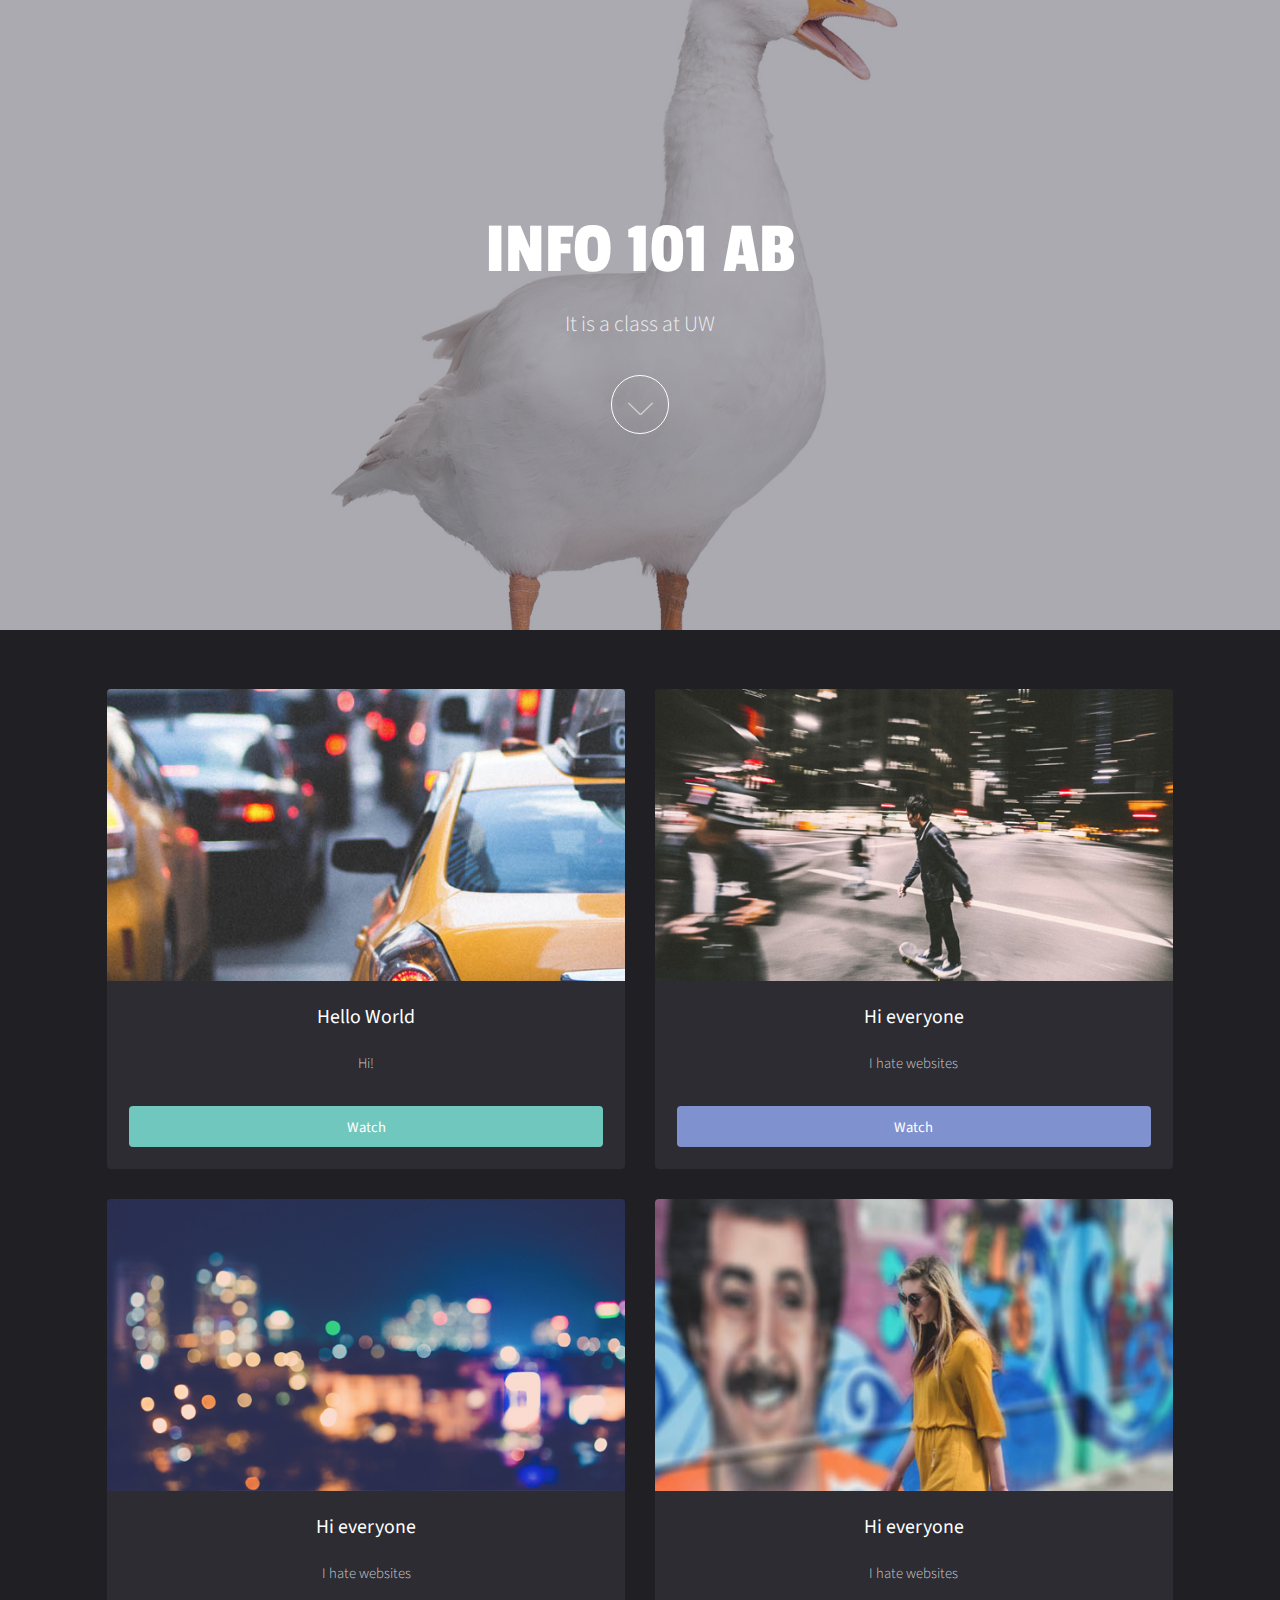
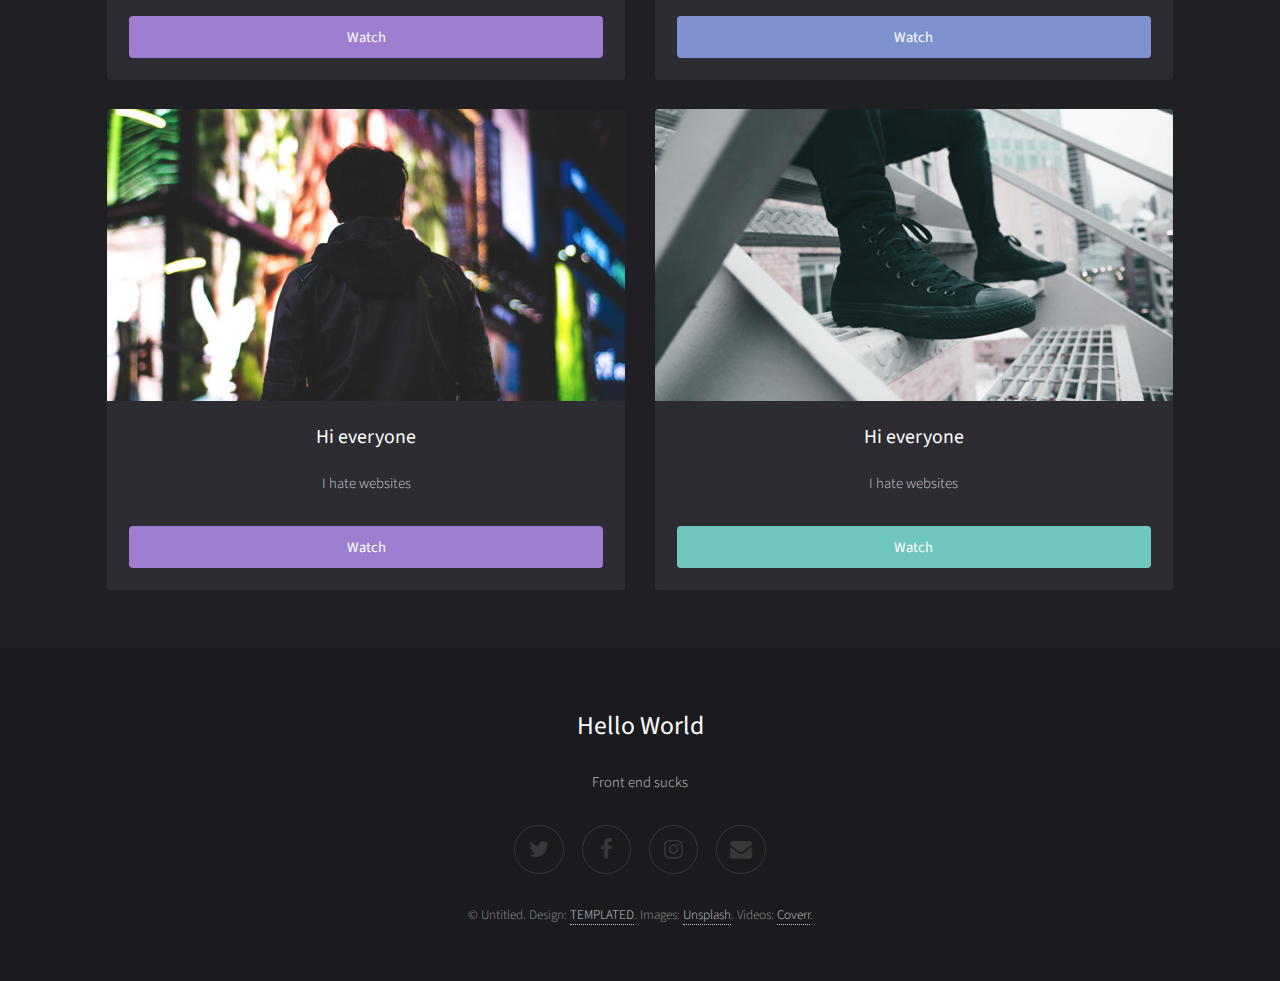
<file: templated-fullmotion/index.html>
<!DOCTYPE HTML>
<!--
	Full Motion by TEMPLATED
	templated.co @templatedco
	Released for free under the Creative Commons Attribution 3.0 license (templated.co/license)
-->
<html>
	<head>
		<title>Full Motion</title>
		<meta charset="utf-8" />
		<meta name="viewport" content="width=device-width, initial-scale=1" />
		<link rel="stylesheet" href="assets/css/main.css" />
	</head>
	<body id="top">

			<!-- Banner -->
			<!--
				To use a video as your background, set data-video to the name of your video without
				its extension (eg. images/banner). Your video must be available in both .mp4 and .webm
				formats to work correctly.
			-->
				<section id="banner" data-video="images/goose2.jpg">
					<div class="inner">
						<header>
							<h1>INFO 101 AB</h1>
							<p>It is a class at UW<br />
							</p>
						</header>
						<a href="#main" class="more">Don't Learn More</a>
					</div>
				</section>

			<!-- Main -->
				<div id="main">
					<div class="inner">

					<!-- Boxes -->
						<div class="thumbnails">

							<div class="box">
								<a href="https://www.youtube.com/watch?v=0JOzfl_NGKA" class="image fit"><img src="images/pic01.jpg" alt="" /></a>
								<div class="inner">
									<h3>Hello World</h3>
									<p>Hi!</p>
									<a href="https://www.youtube.com/watch?v=0JOzfl_NGKA" class="button fit" data-poptrox="youtube,800x400">Watch</a>
								</div>
							</div>

							<div class="box">
								<a href="https://www.youtube.com/watch?v=0JOzfl_NGKA" class="image fit"><img src="images/pic02.jpg" alt="" /></a>
								<div class="inner">
									<h3>Hi everyone</h3>
									<p>I hate websites</p>
									<a href="https://www.youtube.com/watch?v=0JOzfl_NGKA" class="button style2 fit" data-poptrox="youtube,800x400">Watch</a>
								</div>
							</div>

							<div class="box">
								<a href="https://www.youtube.com/watch?v=0JOzfl_NGKA" class="image fit"><img src="images/pic03.jpg" alt="" /></a>
								<div class="inner">
									<h3>Hi everyone</h3>
									<p>I hate websites</p>
									<a href="https://www.youtube.com/watch?v=0JOzfl_NGKA" class="button style3 fit" data-poptrox="youtube,800x400">Watch</a>
								</div>
							</div>

							<div class="box">
								<a href="https://www.youtube.com/watch?v=0JOzfl_NGKA" class="image fit"><img src="images/pic04.jpg" alt="" /></a>
								<div class="inner">
									<h3>Hi everyone</h3>
									<p>I hate websites</p>
									<a href="https://www.youtube.com/watch?v=0JOzfl_NGKA" class="button style2 fit" data-poptrox="youtube,800x400">Watch</a>
								</div>
							</div>

							<div class="box">
								<a href="https://www.youtube.com/watch?v=0JOzfl_NGKA" class="image fit"><img src="images/pic05.jpg" alt="" /></a>
								<div class="inner">
									<h3>Hi everyone</h3>
									<p>I hate websites</p>
									<a href="https://www.youtube.com/watch?v=0JOzfl_NGKA" class="button style3 fit" data-poptrox="youtube,800x400">Watch</a>
								</div>
							</div>

							<div class="box">
								<a href="https://www.youtube.com/watch?v=0JOzfl_NGKA" class="image fit"><img src="images/pic06.jpg" alt="" /></a>
								<div class="inner">
									<h3>Hi everyone</h3>
									<p>I hate websites</p>
									<a href="https://www.youtube.com/watch?v=0JOzfl_NGKA" class="button fit" data-poptrox="youtube,800x400">Watch</a>
								</div>
							</div>

						</div>

					</div>
				</div>

			<!-- Footer -->
				<footer id="footer">
					<div class="inner">
						<h2>Hello World</h2>
						<p>Front end sucks </p>

						<ul class="icons">
							<li><a href="#" class="icon fa-twitter"><span class="label">Twitter</span></a></li>
							<li><a href="#" class="icon fa-facebook"><span class="label">Facebook</span></a></li>
							<li><a href="#" class="icon fa-instagram"><span class="label">Instagram</span></a></li>
							<li><a href="#" class="icon fa-envelope"><span class="label">Email</span></a></li>
						</ul>
						<p class="copyright">&copy; Untitled. Design: <a href="https://templated.co">TEMPLATED</a>. Images: <a href="https://unsplash.com/">Unsplash</a>. Videos: <a href="http://coverr.co/">Coverr</a>.</p>
					</div>
				</footer>

		<!-- Scripts -->
			<script src="assets/js/jquery.min.js"></script>
			<script src="assets/js/jquery.scrolly.min.js"></script>
			<script src="assets/js/jquery.poptrox.min.js"></script>
			<script src="assets/js/skel.min.js"></script>
			<script src="assets/js/util.js"></script>
			<script src="assets/js/main.js"></script>

	</body>
</html>
</file>
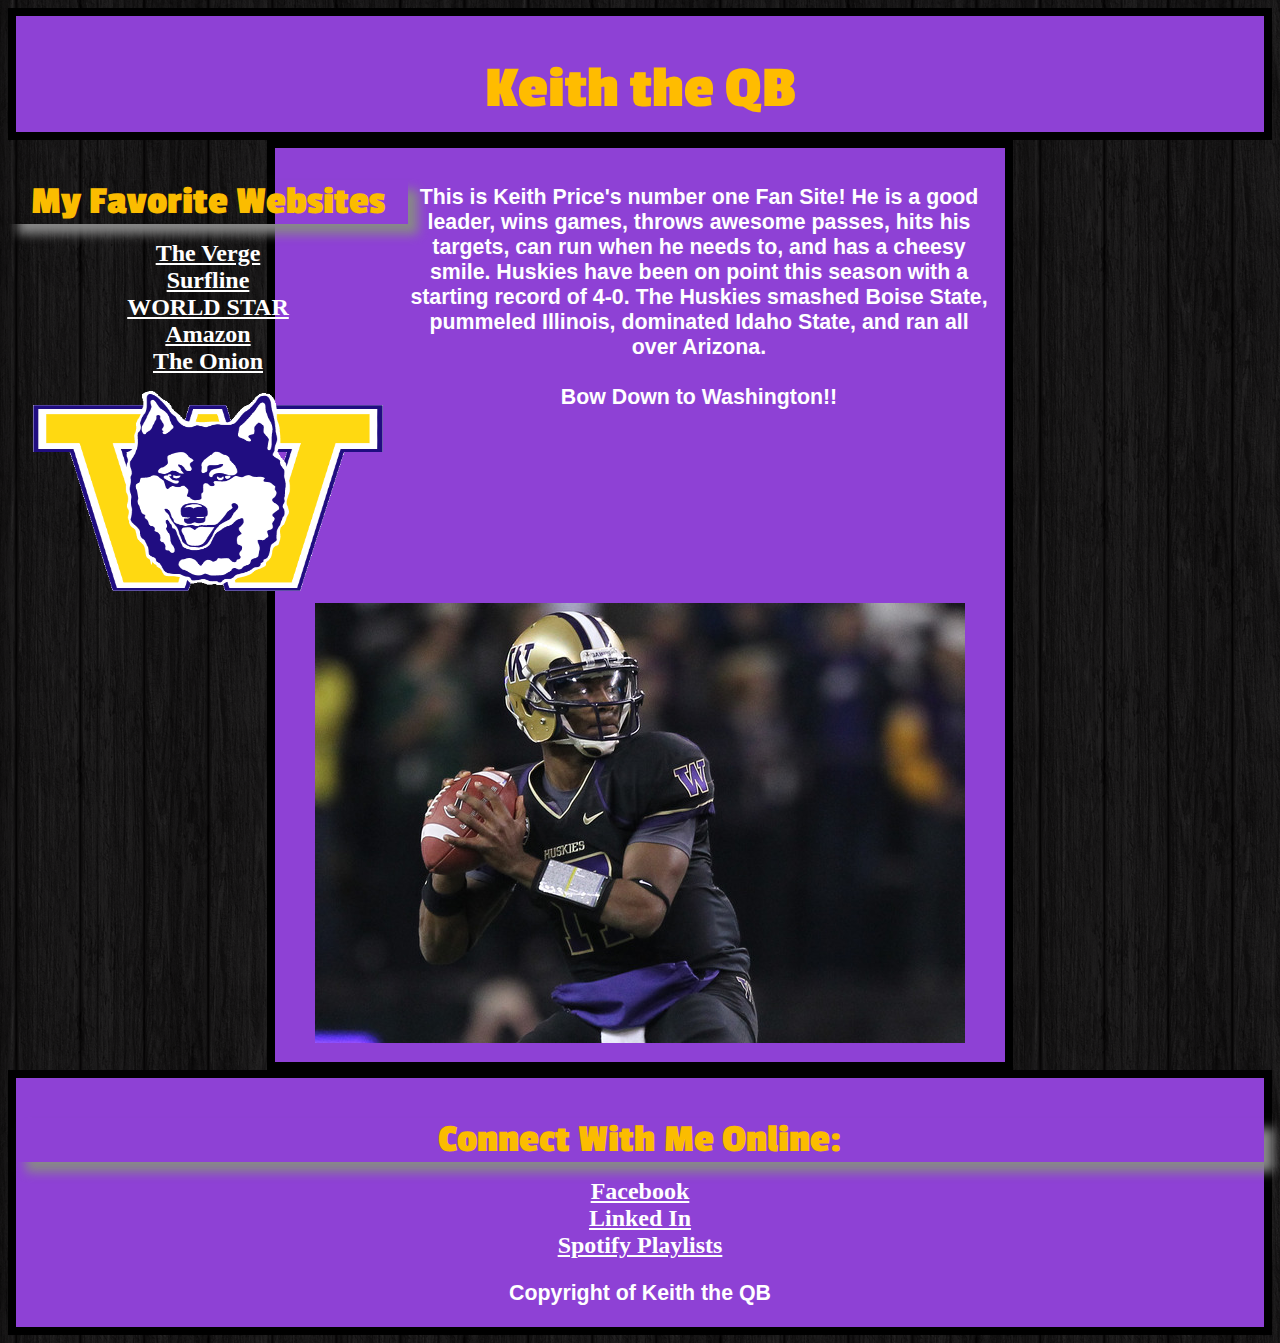
<file: introToCss.html>
<!DOCTYPE html>
	<head> 
		<link href="https://fonts.googleapis.com/css?family=Passion+One" rel="stylesheet">
		<title> Keith the QB  </title>
		<link rel="stylesheet" type="text/css" href="test.css" />
		<link href='http://fonts.googleapis.com/css?family=Passion+One' rel='stylesheet' type='text/css'>
	</head>

	<body>
		<div id = "Header">
			<h1> Keith the QB </h1>
		</div>
		
		<div id = "LeftNav">
			<h3> My Favorite Websites </h3>
			<ul>
				<li><a href="https://www.theverge.com">The Verge</a></li>
				<li><a href="https://www.surfline.com">Surfline</a></li>
				<li><a href="https://www.worldstarhiphop">WORLD STAR</a></li>
				<li><a href="https://www.amazon.com">Amazon</a></li>
				<li><a href="https://www.theonion.com">The Onion</a></li>
			</ul>
			<img src="icon.gif" width="350px" height="200px">
		</div>
		
		<div id = "Content">
			<p> This is Keith Price's number one Fan Site! He is a good leader, wins games, throws awesome passes, hits his targets, can run when he needs to, and has a cheesy smile. Huskies have been on point this season with a starting record of 4-0. The Huskies smashed Boise State, pummeled Illinois, dominated Idaho State, and ran all over Arizona. <br /><br /> <span id="bow">Bow Down to Washington!!</span></p>
			<img src="price.jpg">
		</div>
		
		<div id = "Footer">
			<h3>Connect With Me Online:</h3>
			<ul>
				<li><a href="https://www.Facebook.com">Facebook</a></li>
				<li><a href="https://www.Linkedin.com">Linked In</a></li>
				<li><a href="https://www.Spotify.com">Spotify Playlists</a></li>
			</ul>
			<p>Copyright of Keith the QB</p>
		</div>

	</body>

</html>
</file>
<file: test.css>
body{
	background-image: url('dark_wood.png');
	font-stretch: expanded;
}

a{
	color: white;
	font-weight: bold;
	font-size: 24px;
}

p{
	color: white;
	font-size: 16pt;
	font-family: "Arial";
	font-weight: bold;
}

#Header, #LeftNac, #Content, #Footer {
	border: solid 8px black;
	background-color: #8E41D5;
	text-align: center;
}


h3{
	color: #FBBC00;
	font-size: 40px;
	font-family: "Passion One";
	margin-bottom: 0px;
	box-shadow: 10px 10px 10px #888888;
}

#Header h1{
	font-size: 60px;
	font-family: "Passion One";
	color: #FFBC00;
	font-weight: bold;

}

#Header h1{
	width: 500px;
	text-align: center;
	margin-left: auto;
	margin-right: auto;
	margin-bottom: 10px;
}

#LeftNav{
	padding-bottom: 8px;
	text-align: center;
	float: left;
	width: 400px;
}

#Content{
	text-align: center;
	margin-left: auto;
	margin-right: auto;
	padding: 15px;
	width: 700px;
	font-weight: 

}

#Footer{
	text-align: center;
}

ul{
	list-style-type: none;
	padding-left: 0px;
}
</file>
<file: templated-fullmotion/assets/css/main.css>
@charset "UTF-8";
@import url(font-awesome.min.css);
@import url("https://fonts.googleapis.com/css?family=Source+Sans+Pro:300,400|Passion+One:400");

/*
	Full Motion by TEMPLATED
	templated.co @templatedco
	Released for free under the Creative Commons Attribution 3.0 license (templated.co/license)
*/

/* Reset */

	html, body, div, span, applet, object, iframe, h1, h2, h3, h4, h5, h6, p, blockquote, pre, a, abbr, acronym, address, big, cite, code, del, dfn, em, img, ins, kbd, q, s, samp, small, strike, strong, sub, sup, tt, var, b, u, i, center, dl, dt, dd, ol, ul, li, fieldset, form, label, legend, table, caption, tbody, tfoot, thead, tr, th, td, article, aside, canvas, details, embed, figure, figcaption, footer, header, hgroup, menu, nav, output, ruby, section, summary, time, mark, audio, video {
		margin: 0;
		padding: 0;
		border: 0;
		font-size: 100%;
		font: inherit;
		vertical-align: baseline;
	}

	article, aside, details, figcaption, figure, footer, header, hgroup, menu, nav, section {
		display: block;
	}

	body {
		line-height: 1;
	}

	ol, ul {
		list-style: none;
	}

	blockquote, q {
		quotes: none;
	}

	blockquote:before, blockquote:after, q:before, q:after {
		content: '';
		content: none;
	}

	table {
		border-collapse: collapse;
		border-spacing: 0;
	}

	body {
		-webkit-text-size-adjust: none;
	}

/* Box Model */

	*, *:before, *:after {
		-moz-box-sizing: border-box;
		-webkit-box-sizing: border-box;
		box-sizing: border-box;
	}

/* Basic */

	@-ms-viewport {
		width: device-width;
	}

	body {
		-ms-overflow-style: scrollbar;
	}

	@media screen and (max-width: 480px) {

		html, body {
			min-width: 320px;
		}

	}

	body {
		background: #202024;
	}

		body.is-loading *, body.is-loading *:before, body.is-loading *:after {
			-moz-animation: none !important;
			-webkit-animation: none !important;
			-ms-animation: none !important;
			animation: none !important;
			-moz-transition: none !important;
			-webkit-transition: none !important;
			-ms-transition: none !important;
			transition: none !important;
		}

/* Type */

	body, input, select, textarea {
		color: rgba(255, 255, 255, 0.75);
		font-family: "Source Sans Pro", sans-serif;
		font-size: 14pt;
		font-weight: 300;
		line-height: 1.65;
	}

		@media screen and (max-width: 1680px) {

			body, input, select, textarea {
				font-size: 11pt;
			}

		}

		@media screen and (max-width: 1280px) {

			body, input, select, textarea {
				font-size: 11pt;
			}

		}

		@media screen and (max-width: 980px) {

			body, input, select, textarea {
				font-size: 12pt;
			}

		}

		@media screen and (max-width: 736px) {

			body, input, select, textarea {
				font-size: 12pt;
			}

		}

		@media screen and (max-width: 480px) {

			body, input, select, textarea {
				font-size: 12pt;
			}

		}

	a {
		-moz-transition: background-color 0.2s ease-in-out, color 0.2s ease-in-out;
		-webkit-transition: background-color 0.2s ease-in-out, color 0.2s ease-in-out;
		-ms-transition: background-color 0.2s ease-in-out, color 0.2s ease-in-out;
		transition: background-color 0.2s ease-in-out, color 0.2s ease-in-out;
		color: rgba(255, 255, 255, 0.75);
		text-decoration: none;
		border-bottom: 1px dotted;
		outline: 0;
	}

		a:hover {
			color: #FFF;
			border: none;
		}

	strong, b {
		color: #fff;
		font-weight: 400;
	}

	em, i {
		font-style: italic;
	}

	p {
		margin: 0 0 2em 0;
	}

	h1, h2, h3, h4, h5, h6 {
		color: #fff;
		font-weight: 400;
		line-height: 1.5;
		margin: 0 0 1em 0;
	}

		h1 a, h2 a, h3 a, h4 a, h5 a, h6 a {
			color: inherit;
			text-decoration: none;
		}

	h2 {
		font-size: 1.75em;
	}

	h3 {
		font-size: 1.35em;
	}

	h4 {
		font-size: 1.1em;
	}

	h5 {
		font-size: 0.9em;
	}

	h6 {
		font-size: 0.7em;
	}

	sub {
		font-size: 0.8em;
		position: relative;
		top: 0.5em;
	}

	sup {
		font-size: 0.8em;
		position: relative;
		top: -0.5em;
	}

	blockquote {
		border-left: solid 4px rgba(144, 144, 144, 0.25);
		font-style: italic;
		margin: 0 0 2em 0;
		padding: 0.5em 0 0.5em 2em;
	}

	code {
		background: rgba(144, 144, 144, 0.075);
		border-radius: 4px;
		border: solid 1px rgba(144, 144, 144, 0.25);
		font-family: "Courier New", monospace;
		font-size: 0.9em;
		margin: 0 0.25em;
		padding: 0.25em 0.65em;
	}

	pre {
		-webkit-overflow-scrolling: touch;
		font-family: "Courier New", monospace;
		font-size: 0.9em;
		margin: 0 0 2em 0;
	}

		pre code {
			display: block;
			line-height: 1.75;
			padding: 1em 1.5em;
			overflow-x: auto;
		}

	hr {
		border: 0;
		border-bottom: solid 1px rgba(144, 144, 144, 0.25);
		margin: 2em 0;
	}

		hr.major {
			margin: 3em 0;
		}

	.align-left {
		text-align: left;
	}

	.align-center {
		text-align: center;
	}

	.align-right {
		text-align: right;
	}

/* Section/Article */

	section.special, article.special {
		text-align: center;
	}

	header p {
		color: rgba(255, 255, 255, 0.5);
		position: relative;
		margin: 0 0 1.5em 0;
	}

	header h2 + p {
		font-size: 1.25em;
		margin-top: -1em;
	}

	header h3 + p {
		font-size: 1.1em;
		margin-top: -0.8em;
	}

	header h4 + p,
	header h5 + p,
	header h6 + p {
		font-size: 0.9em;
		margin-top: -0.6em;
	}

/* Box */

	.thumbnails {
		display: -moz-flex;
		display: -webkit-flex;
		display: -ms-flex;
		display: flex;
		-moz-align-items: stretch;
		-webkit-align-items: stretch;
		-ms-align-items: stretch;
		align-items: stretch;
		-moz-justify-content: center;
		-webkit-justify-content: center;
		-ms-justify-content: center;
		justify-content: center;
		-moz-flex-wrap: wrap;
		-webkit-flex-wrap: wrap;
		-ms-flex-wrap: wrap;
		flex-wrap: wrap;
	}

		.thumbnails .box {
			margin: 0 1em 2em 1em;
			width: 30%;
		}

			@media screen and (max-width: 1280px) {

				.thumbnails .box {
					width: 45%;
				}

			}

			@media screen and (max-width: 736px) {

				.thumbnails .box {
					width: 100%;
				}

			}

/* Form */

	form {
		margin: 0 0 2em 0;
	}

	label {
		color: #fff;
		display: block;
		font-size: 0.9em;
		font-weight: 400;
		margin: 0 0 1em 0;
	}

	input[type="text"],
	input[type="password"],
	input[type="email"],
	input[type="tel"],
	select,
	textarea {
		-moz-appearance: none;
		-webkit-appearance: none;
		-ms-appearance: none;
		appearance: none;
		background: rgba(144, 144, 144, 0.075);
		border-radius: 4px;
		border: none;
		border: solid 1px rgba(144, 144, 144, 0.25);
		color: inherit;
		display: block;
		outline: 0;
		padding: 0 1em;
		text-decoration: none;
		width: 100%;
	}

		input[type="text"]:invalid,
		input[type="password"]:invalid,
		input[type="email"]:invalid,
		input[type="tel"]:invalid,
		select:invalid,
		textarea:invalid {
			box-shadow: none;
		}

		input[type="text"]:focus,
		input[type="password"]:focus,
		input[type="email"]:focus,
		input[type="tel"]:focus,
		select:focus,
		textarea:focus {
			border-color: #ff8686;
			box-shadow: 0 0 0 1px #ff8686;
		}

	.select-wrapper {
		text-decoration: none;
		display: block;
		position: relative;
	}

		.select-wrapper:before {
			content: "";
			-moz-osx-font-smoothing: grayscale;
			-webkit-font-smoothing: antialiased;
			font-family: FontAwesome;
			font-style: normal;
			font-weight: normal;
			text-transform: none !important;
		}

		.select-wrapper:before {
			color: rgba(144, 144, 144, 0.25);
			display: block;
			height: 2.75em;
			line-height: 2.75em;
			pointer-events: none;
			position: absolute;
			right: 0;
			text-align: center;
			top: 0;
			width: 2.75em;
		}

		.select-wrapper select::-ms-expand {
			display: none;
		}

	input[type="text"],
	input[type="password"],
	input[type="email"],
	select {
		height: 2.75em;
	}

	textarea {
		padding: 0.75em 1em;
	}

	input[type="checkbox"],
	input[type="radio"] {
		-moz-appearance: none;
		-webkit-appearance: none;
		-ms-appearance: none;
		appearance: none;
		display: block;
		float: left;
		margin-right: -2em;
		opacity: 0;
		width: 1em;
		z-index: -1;
	}

		input[type="checkbox"] + label,
		input[type="radio"] + label {
			text-decoration: none;
			color: rgba(255, 255, 255, 0.75);
			cursor: pointer;
			display: inline-block;
			font-size: 1em;
			font-weight: 300;
			padding-left: 2.4em;
			padding-right: 0.75em;
			position: relative;
		}

			input[type="checkbox"] + label:before,
			input[type="radio"] + label:before {
				-moz-osx-font-smoothing: grayscale;
				-webkit-font-smoothing: antialiased;
				font-family: FontAwesome;
				font-style: normal;
				font-weight: normal;
				text-transform: none !important;
			}

			input[type="checkbox"] + label:before,
			input[type="radio"] + label:before {
				background: rgba(144, 144, 144, 0.075);
				border-radius: 4px;
				border: solid 1px rgba(144, 144, 144, 0.25);
				content: '';
				display: inline-block;
				height: 1.65em;
				left: 0;
				line-height: 1.58125em;
				position: absolute;
				text-align: center;
				top: 0;
				width: 1.65em;
			}

		input[type="checkbox"]:checked + label:before,
		input[type="radio"]:checked + label:before {
			background: #ff8686;
			border-color: #ff8686;
			color: #ffffff;
			content: '\f00c';
		}

		input[type="checkbox"]:focus + label:before,
		input[type="radio"]:focus + label:before {
			border-color: #ff8686;
			box-shadow: 0 0 0 1px #ff8686;
		}

	input[type="checkbox"] + label:before {
		border-radius: 4px;
	}

	input[type="radio"] + label:before {
		border-radius: 100%;
	}

	::-webkit-input-placeholder {
		color: rgba(255, 255, 255, 0.5) !important;
		opacity: 1.0;
	}

	:-moz-placeholder {
		color: rgba(255, 255, 255, 0.5) !important;
		opacity: 1.0;
	}

	::-moz-placeholder {
		color: rgba(255, 255, 255, 0.5) !important;
		opacity: 1.0;
	}

	:-ms-input-placeholder {
		color: rgba(255, 255, 255, 0.5) !important;
		opacity: 1.0;
	}

	.formerize-placeholder {
		color: rgba(255, 255, 255, 0.5) !important;
		opacity: 1.0;
	}

/* Box */

	.box {
		border-radius: 4px;
		margin-bottom: 2em;
		background: #2c2c32;
		text-align: center;
	}

		.box > :last-child,
		.box > :last-child > :last-child,
		.box > :last-child > :last-child > :last-child {
			margin-bottom: 0;
		}

		.box .image.fit {
			margin: 0;
		}

		.box .image img {
			border-radius: 4px 4px 0 0;
		}

		.box .inner {
			padding: 1.5em;
			width: 100% !important;
		}

			@media screen and (max-width: 480px) {

				.box .inner {
					padding: 1em;
				}

			}

		.box.alt {
			border: 0;
			border-radius: 0;
			padding: 0;
		}

/* Icon */

	.icon {
		text-decoration: none;
		border-bottom: none;
		position: relative;
	}

		.icon:before {
			-moz-osx-font-smoothing: grayscale;
			-webkit-font-smoothing: antialiased;
			font-family: FontAwesome;
			font-style: normal;
			font-weight: normal;
			text-transform: none !important;
		}

		.icon > .label {
			display: none;
		}

/* Image */

	.image {
		border-radius: 4px;
		border: 0;
		display: inline-block;
		position: relative;
	}

		.image img {
			border-radius: 4px;
			display: block;
		}

		.image.left, .image.right {
			max-width: 40%;
		}

			.image.left img, .image.right img {
				width: 100%;
			}

		.image.left {
			float: left;
			padding: 0 1.5em 1em 0;
			top: 0.25em;
		}

		.image.right {
			float: right;
			padding: 0 0 1em 1.5em;
			top: 0.25em;
		}

		.image.fit {
			display: block;
			margin: 0 0 2em 0;
			width: 100%;
		}

			.image.fit img {
				width: 100%;
			}

		.image.main {
			display: block;
			margin: 0 0 3em 0;
			width: 100%;
		}

			.image.main img {
				width: 100%;
			}

/* List */

	ol {
		list-style: decimal;
		margin: 0 0 2em 0;
		padding-left: 1.25em;
	}

		ol li {
			padding-left: 0.25em;
		}

	ul {
		list-style: disc;
		margin: 0 0 2em 0;
		padding-left: 1em;
	}

		ul li {
			padding-left: 0.5em;
		}

		ul.alt {
			list-style: none;
			padding-left: 0;
		}

			ul.alt li {
				border-top: solid 1px rgba(144, 144, 144, 0.25);
				padding: 0.5em 0;
			}

				ul.alt li:first-child {
					border-top: 0;
					padding-top: 0;
				}

		ul.icons {
			cursor: default;
			list-style: none;
			padding-left: 0;
		}

			ul.icons li {
				display: inline-block;
				text-align: center;
				padding-left: 0;
				padding-right: 1em;
			}

				ul.icons li a {
					display: block;
					border-radius: 100%;
					margin: 0;
					padding: 0.5em;
					border: solid 1px rgba(144, 144, 144, 0.25);
					color: rgba(144, 144, 144, 0.25);
				}

					ul.icons li a:before {
						font-size: 1.5em;
						display: block;
						width: 1.5em;
						height: 1.5em;
						line-height: 1.5em;
					}

					ul.icons li a:hover {
						background-color: #202024;
						color: #FFF;
					}

				ul.icons li:last-child {
					padding-right: 0;
				}

		ul.actions {
			cursor: default;
			list-style: none;
			padding-left: 0;
		}

			ul.actions li {
				display: inline-block;
				padding: 0 1em 0 0;
				vertical-align: middle;
			}

				ul.actions li:last-child {
					padding-right: 0;
				}

			ul.actions.small li {
				padding: 0 0.5em 0 0;
			}

			ul.actions.vertical li {
				display: block;
				padding: 1em 0 0 0;
			}

				ul.actions.vertical li:first-child {
					padding-top: 0;
				}

				ul.actions.vertical li > * {
					margin-bottom: 0;
				}

			ul.actions.vertical.small li {
				padding: 0.5em 0 0 0;
			}

				ul.actions.vertical.small li:first-child {
					padding-top: 0;
				}

			ul.actions.fit {
				display: table;
				margin-left: -1em;
				padding: 0;
				table-layout: fixed;
				width: calc(100% + 1em);
			}

				ul.actions.fit li {
					display: table-cell;
					padding: 0 0 0 1em;
				}

					ul.actions.fit li > * {
						margin-bottom: 0;
					}

				ul.actions.fit.small {
					margin-left: -0.5em;
					width: calc(100% + 0.5em);
				}

					ul.actions.fit.small li {
						padding: 0 0 0 0.5em;
					}

			@media screen and (max-width: 480px) {

				ul.actions {
					margin: 0 0 2em 0;
				}

					ul.actions li {
						padding: 1em 0 0 0;
						display: block;
						text-align: center;
						width: 100%;
					}

						ul.actions li:first-child {
							padding-top: 0;
						}

						ul.actions li > * {
							width: 100%;
							margin: 0 !important;
						}

							ul.actions li > *.icon:before {
								margin-left: -2em;
							}

					ul.actions.small li {
						padding: 0.5em 0 0 0;
					}

						ul.actions.small li:first-child {
							padding-top: 0;
						}

			}

	dl {
		margin: 0 0 2em 0;
	}

		dl dt {
			display: block;
			font-weight: 400;
			margin: 0 0 1em 0;
		}

		dl dd {
			margin-left: 2em;
		}

/* Table */

	.table-wrapper {
		-webkit-overflow-scrolling: touch;
		overflow-x: auto;
	}

	table {
		margin: 0 0 2em 0;
		width: 100%;
	}

		table tbody tr {
			border: solid 1px rgba(144, 144, 144, 0.25);
			border-left: 0;
			border-right: 0;
		}

			table tbody tr:nth-child(2n + 1) {
				background-color: rgba(144, 144, 144, 0.075);
			}

		table td {
			padding: 0.75em 0.75em;
		}

		table th {
			color: #fff;
			font-size: 0.9em;
			font-weight: 400;
			padding: 0 0.75em 0.75em 0.75em;
			text-align: left;
		}

		table thead {
			border-bottom: solid 2px rgba(144, 144, 144, 0.25);
		}

		table tfoot {
			border-top: solid 2px rgba(144, 144, 144, 0.25);
		}

		table.alt {
			border-collapse: separate;
		}

			table.alt tbody tr td {
				border: solid 1px rgba(144, 144, 144, 0.25);
				border-left-width: 0;
				border-top-width: 0;
			}

				table.alt tbody tr td:first-child {
					border-left-width: 1px;
				}

			table.alt tbody tr:first-child td {
				border-top-width: 1px;
			}

			table.alt thead {
				border-bottom: 0;
			}

			table.alt tfoot {
				border-top: 0;
			}

/* Button */

	input[type="submit"],
	input[type="reset"],
	input[type="button"],
	button,
	.button {
		-moz-appearance: none;
		-webkit-appearance: none;
		-ms-appearance: none;
		appearance: none;
		-moz-transition: background-color 0.2s ease-in-out, color 0.2s ease-in-out;
		-webkit-transition: background-color 0.2s ease-in-out, color 0.2s ease-in-out;
		-ms-transition: background-color 0.2s ease-in-out, color 0.2s ease-in-out;
		transition: background-color 0.2s ease-in-out, color 0.2s ease-in-out;
		background-color: #70c7be;
		border-radius: 4px;
		border: 0;
		color: #ffffff !important;
		cursor: pointer;
		display: inline-block;
		font-weight: 400;
		height: 2.85em;
		line-height: 2.95em;
		padding: 0 1.5em;
		text-align: center;
		text-decoration: none;
		white-space: nowrap;
	}

		input[type="submit"]:hover,
		input[type="reset"]:hover,
		input[type="button"]:hover,
		button:hover,
		.button:hover {
			background-color: #82cec6;
		}

		input[type="submit"]:active,
		input[type="reset"]:active,
		input[type="button"]:active,
		button:active,
		.button:active {
			background-color: #5ec0b6;
		}

		input[type="submit"].icon,
		input[type="reset"].icon,
		input[type="button"].icon,
		button.icon,
		.button.icon {
			padding-left: 1.35em;
		}

			input[type="submit"].icon:before,
			input[type="reset"].icon:before,
			input[type="button"].icon:before,
			button.icon:before,
			.button.icon:before {
				margin-right: 0.5em;
			}

		input[type="submit"].fit,
		input[type="reset"].fit,
		input[type="button"].fit,
		button.fit,
		.button.fit {
			display: block;
			margin: 0 0 1em 0;
			width: 100%;
		}

		input[type="submit"].small,
		input[type="reset"].small,
		input[type="button"].small,
		button.small,
		.button.small {
			font-size: 0.8em;
		}

		input[type="submit"].big,
		input[type="reset"].big,
		input[type="button"].big,
		button.big,
		.button.big {
			font-size: 1.35em;
		}

		input[type="submit"].disabled, input[type="submit"]:disabled,
		input[type="reset"].disabled,
		input[type="reset"]:disabled,
		input[type="button"].disabled,
		input[type="button"]:disabled,
		button.disabled,
		button:disabled,
		.button.disabled,
		.button:disabled {
			background-color: rgba(255, 255, 255, 0.75) !important;
			box-shadow: inset 0 -0.15em 0 0 rgba(0, 0, 0, 0.15);
			color: #202024 !important;
			cursor: default;
			opacity: 0.25;
		}

		input[type="submit"].style2,
		input[type="reset"].style2,
		input[type="button"].style2,
		button.style2,
		.button.style2 {
			background-color: #7f92cf;
		}

			input[type="submit"].style2:hover,
			input[type="reset"].style2:hover,
			input[type="button"].style2:hover,
			button.style2:hover,
			.button.style2:hover {
				background-color: #92a2d6;
			}

			input[type="submit"].style2:active,
			input[type="reset"].style2:active,
			input[type="button"].style2:active,
			button.style2:active,
			.button.style2:active {
				background-color: #6c82c8;
			}

		input[type="submit"].style3,
		input[type="reset"].style3,
		input[type="button"].style3,
		button.style3,
		.button.style3 {
			background-color: #9d7ed0;
		}

			input[type="submit"].style3:hover,
			input[type="reset"].style3:hover,
			input[type="button"].style3:hover,
			button.style3:hover,
			.button.style3:hover {
				background-color: #ab91d7;
			}

			input[type="submit"].style3:active,
			input[type="reset"].style3:active,
			input[type="button"].style3:active,
			button.style3:active,
			.button.style3:active {
				background-color: #8f6bc9;
			}

		@media screen and (max-width: 480px) {

			input[type="submit"],
			input[type="reset"],
			input[type="button"],
			button,
			.button {
				padding: 0;
			}

		}

/* Poptrox */

	.poptrox-popup {
		-moz-box-sizing: content-box;
		-webkit-box-sizing: content-box;
		-ms-box-sizing: content-box;
		box-sizing: content-box;
		background: #000;
		box-shadow: 0 0.5em 3em 0 rgba(0, 0, 0, 0.25);
		border-radius: 4px;
		padding: 2em;
		overflow: hidden;
	}

		.poptrox-popup .closer {
			-moz-transition: opacity 0.2s ease-in-out;
			-webkit-transition: opacity 0.2s ease-in-out;
			-ms-transition: opacity 0.2s ease-in-out;
			transition: opacity 0.2s ease-in-out;
			text-decoration: none;
			position: absolute;
			top: .5em;
			right: .5em;
			z-index: 11000;
			-webkit-tap-highlight-color: rgba(255, 255, 255, 0);
			white-space: nowrap;
			text-indent: 2em;
			overflow: hidden;
			width: 2em;
			height: 2em;
			display: block;
		}

			.poptrox-popup .closer:before {
				content: "\f00d";
				-moz-osx-font-smoothing: grayscale;
				-webkit-font-smoothing: antialiased;
				font-family: FontAwesome;
				font-style: normal;
				font-weight: normal;
				text-transform: none !important;
				display: block;
				position: relative;
				text-indent: 0;
				border-radius: 100%;
				box-shadow: inset 0 0 0 1px rgba(255, 255, 255, 0.25);
				color: #ffffff !important;
				width: 2em;
				height: 2em;
				line-height: 2em;
			}

		.poptrox-popup:hover .closer {
			opacity: 0.5;
		}

		.poptrox-popup:hover .closer:hover {
			opacity: 1.0;
		}

		@media screen and (max-width: 736px) {

			.poptrox-popup {
				padding: 0;
			}

				.poptrox-popup .closer {
					display: none !important;
				}

		}

/* Banner */

	#banner {
		-moz-align-items: center;
		-webkit-align-items: center;
		-ms-align-items: center;
		align-items: center;
		display: -moz-flex;
		display: -webkit-flex;
		display: -ms-flex;
		display: flex;
		-moz-justify-content: center;
		-webkit-justify-content: center;
		-ms-justify-content: center;
		justify-content: center;
		padding: 8em 4em 6em 4em;
		min-height: 70vh;
		background-image: url("../../images/goose2.jpg");
		background-position: center;
		background-size: cover;
		background-repeat: no-repeat;
		border-top: 0;
		position: relative;
		text-align: center;
		overflow: hidden;
	}

		#banner .inner {
			text-align: center;
			position: relative;
			z-index: 2;
		}

		#banner h1 {
			color: #fff;
			font-size: 5em;
			font-weight: 400;
			font-family: 'Passion One', cursive;
			margin: 0;
		}

			@media screen and (max-width: 980px) {

				#banner h1 {
					font-size: 5em;
				}

			}

			@media screen and (max-width: 736px) {

				#banner h1 {
					font-size: 3em;
				}

			}

		#banner p {
			color: rgba(255, 255, 255, 0.85);
			font-size: 1.5em;
			font-weight: 300;
		}

			@media screen and (max-width: 980px) {

				#banner p {
					font-size: 1.5em;
				}

			}

			@media screen and (max-width: 480px) {

				#banner p {
					font-size: 1.25em;
				}

			}

		#banner a {
			color: rgba(255, 255, 255, 0.75);
			text-decoration: none;
			border-bottom: 1px dotted;
		}

			#banner a:hover {
				color: #FFF;
				border: none;
			}

		#banner .more {
			background-image: url("images/arrow.svg");
			background-position: center 1.35em;
			background-repeat: no-repeat;
			background-size: auto;
			border: 1px solid #fff;
			border-radius: 100%;
			color: rgba(255, 255, 255, 0.75);
			display: block;
			height: 4em;
			text-indent: 4em;
			overflow: hidden;
			white-space: nowrap;
			width: 4em;
			z-index: 2;
			margin: 0 auto 2em auto;
		}

			#banner .more:hover {
				background-color: rgba(255, 255, 255, 0.05);
				border: 1px solid #fff;
				color: #FFF;
			}

		#banner video {
			-moz-transform: translateX(50%) translateY(50%);
			-webkit-transform: translateX(50%) translateY(50%);
			-ms-transform: translateX(50%) translateY(50%);
			transform: translateX(50%) translateY(50%);
			position: absolute;
			bottom: 50%;
			right: 50%;
			width: auto;
			height: auto;
			min-width: 100%;
			min-height: 100%;
			overflow: hidden;
		}

		#banner:before {
			-moz-transition: opacity 3s ease;
			-webkit-transition: opacity 3s ease;
			-ms-transition: opacity 3s ease;
			transition: opacity 3s ease;
			-moz-transition-delay: 1s;
			-webkit-transition-delay: 1s;
			-ms-transition-delay: 1s;
			transition-delay: 1s;
			content: '';
			background-color: #42424f;
			display: block;
			height: 100%;
			left: 0;
			opacity: 0.45;
			position: absolute;
			top: 0;
			width: 100%;
			z-index: 1;
		}

		@media screen and (max-width: 1280px) {

			#banner video {
				display: none;
			}

		}

		@media screen and (max-width: 980px) {

			#banner br {
				display: none;
			}

		}

		@media screen and (max-width: 736px) {

			#banner {
				min-height: 0;
				padding: 6em 2em 4em 2em;
			}

				#banner br {
					display: none;
				}

		}

		body.is-loading #banner:before {
			opacity: 1;
		}

/* Main */

	#main {
		padding: 4em 0 2em 0;
	}

		@media screen and (max-width: 736px) {

			#main {
				padding: 3em 0 1em 0;
			}

		}

		#main .inner {
			width: 90%;
			max-width: 80em;
			margin: 0 auto;
		}

			@media screen and (max-width: 480px) {

				#main .inner {
					width: 95%;
				}

			}

/* Footer */

	#footer {
		padding: 4em 0 2em 0;
		background-color: #1b1b1f;
		text-align: center;
	}

		#footer .inner {
			width: 50%;
			margin: 0 auto;
		}

			@media screen and (max-width: 980px) {

				#footer .inner {
					width: 75%;
				}

			}

			@media screen and (max-width: 480px) {

				#footer .inner {
					width: 90%;
				}

			}

		#footer .copyright {
			color: rgba(255, 255, 255, 0.5);
			font-size: 0.9em;
			margin: 0 0 2em 0;
			padding: 0;
			text-align: center;
		}

		@media screen and (max-width: 736px) {

			#footer {
				padding: 3em 0 1em 0;
			}

		}
</file>
